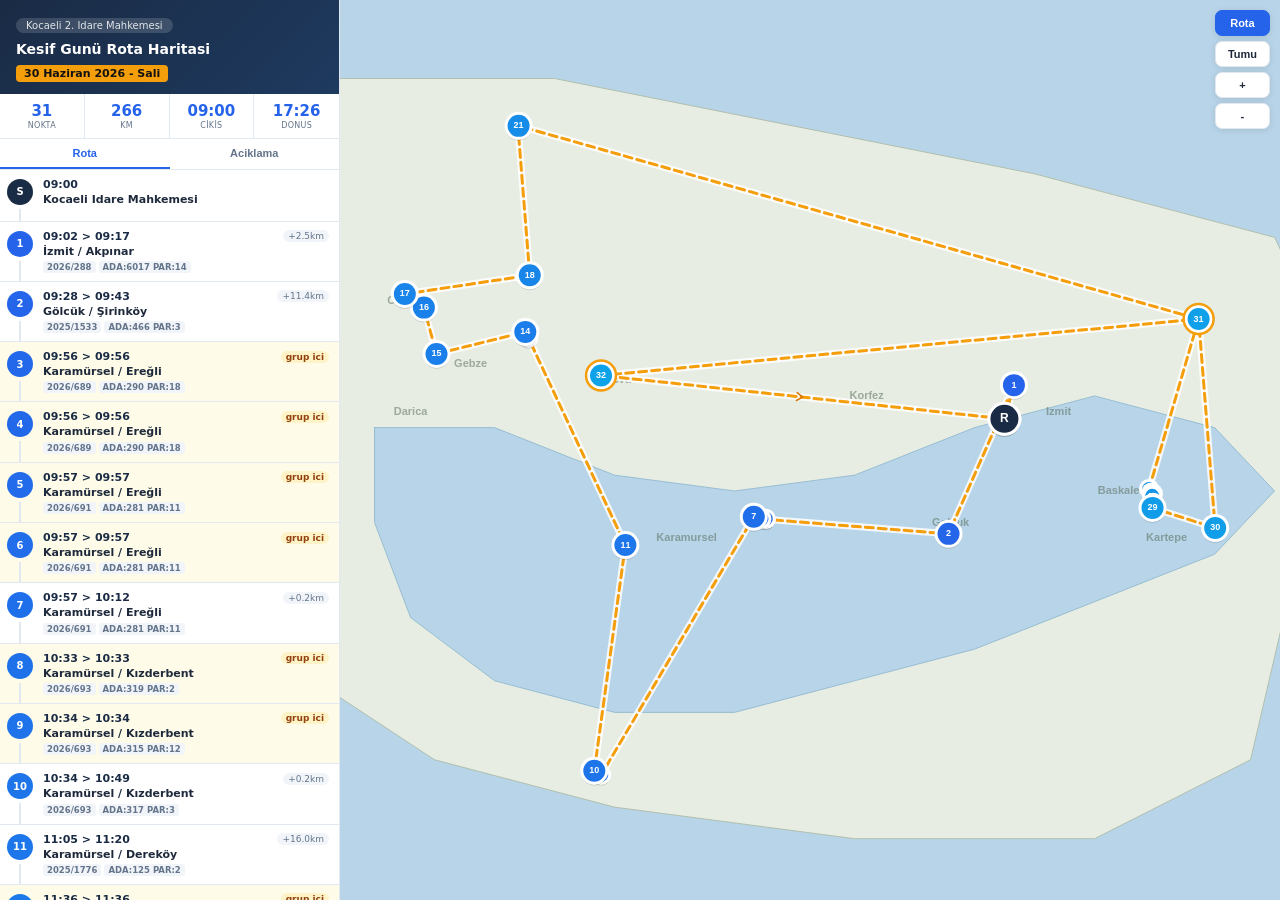
<file: index.html>
<!DOCTYPE html>
<html lang="tr">
<head>
<meta charset="UTF-8">
<meta name="viewport" content="width=device-width,initial-scale=1.0">
<title>Kocaeli Kesif Rota Haritasi</title>
<link rel="stylesheet" href="app.css">
</head>
<body>
<div id="app">
<div id="sb">
  <div id="hdr">
    <div class="badge">Kocaeli 2. Idare Mahkemesi</div>
    <h1>Kesif Gunü Rota Haritasi</h1>
    <div class="dtag">30 Haziran 2026 - Sali</div>
  </div>
  <div id="stats">
    <div class="stat"><div class="sv">31</div><div class="sl">Nokta</div></div>
    <div class="stat"><div class="sv">266</div><div class="sl">km</div></div>
    <div class="stat"><div class="sv">09:00</div><div class="sl">Cikis</div></div>
    <div class="stat"><div class="sv">17:26</div><div class="sl">Donus</div></div>
  </div>
  <div id="tabs">
    <button class="tab on" onclick="swTab('list',this)">Rota</button>
    <button class="tab" onclick="swTab('leg',this)">Aciklama</button>
  </div>
  <div id="list"></div>
  <div id="leg">
    <div class="lt">Semboller</div>
    <div class="lr"><div class="ld" style="background:#1a2b45"></div><span style="font-size:11px">Baslangic / Donus (S/R)</span></div>
    <div class="lr"><div class="ld" style="background:#2563eb"></div><span style="font-size:11px">1-10. durak (buyuk = 15dk)</span></div>
    <div class="lr"><div class="ld" style="background:#0ea5e9"></div><span style="font-size:11px">11-32. durak</span></div>
    <div class="lr"><div style="width:28px;height:3px;background:#f59e0b;flex-shrink:0;border-radius:2px"></div><span style="font-size:11px">Rota</span></div>
    <div class="lr"><div style="width:28px;height:12px;background:#fef3c7;border:1px solid #fde68a;border-radius:3px;flex-shrink:0"></div><span style="font-size:11px">Sari: grup ici</span></div>
    <div class="lr"><div style="width:28px;height:12px;background:#fff7ed;border:1px solid #f59e0b;border-radius:3px;flex-shrink:0"></div><span style="font-size:11px">Turuncu: kisitli</span></div>
    <div class="lsep"></div>
    <div class="ln">Haritaya tiklayin veya listeden secin. Google Maps butonu ile gercek navigasyona gecin.</div>
  </div>
</div>
<div style="position:relative;flex:1;overflow:hidden;background:#b8d4e8">
  <button id="mobtog" onclick="document.getElementById('sb').classList.toggle('open')">Menu</button>
  <canvas id="cv" style="display:block;width:100%;height:100%;cursor:grab"></canvas>
  <div id="pop" style="position:absolute;background:#fff;border-radius:10px;box-shadow:0 6px 24px rgba(0,0,0,.2);width:275px;z-index:50;display:none">
    <button onclick="hidePop()" style="position:absolute;top:7px;right:9px;background:none;border:none;font-size:16px;cursor:pointer;color:#94a3b8">x</button>
    <div id="pop-inner"></div>
  </div>
  <div id="mc">
    <button class="mb on" id="br" onclick="togRota()">Rota</button>
    <button class="mb" onclick="fitAll()">Tumu</button>
    <button class="mb" onclick="doZoom(1.3)">+</button>
    <button class="mb" onclick="doZoom(0.75)">-</button>
  </div>
</div>
</div>
<script src="data.js"></script>
<script>
// ── Harita koordinat aralığı ──────────────────────────────────
var KORFEZ = [[29.35, 40.76], [29.45, 40.76], [29.55, 40.73], [29.65, 40.72], [29.75, 40.73], [29.85, 40.76], [29.95, 40.78], [30.05, 40.76], [30.1, 40.72], [30.05, 40.68], [29.95, 40.65], [29.85, 40.62], [29.75, 40.6], [29.65, 40.58], [29.55, 40.58], [29.45, 40.6], [29.38, 40.64], [29.35, 40.7], [29.35, 40.76]];
var SINIR  = [[29.3, 40.98], [29.5, 40.98], [29.7, 40.95], [29.9, 40.92], [30.1, 40.88], [30.15, 40.8], [30.12, 40.68], [30.08, 40.55], [29.95, 40.5], [29.75, 40.5], [29.55, 40.52], [29.4, 40.55], [29.3, 40.6], [29.28, 40.72], [29.3, 40.85], [29.3, 40.98]];
var ILCELER= [{"name": "Izmit", "lon": 29.92, "lat": 40.77}, {"name": "Gebze", "lon": 29.43, "lat": 40.8}, {"name": "Golcuk", "lon": 29.83, "lat": 40.7}, {"name": "Kartepe", "lon": 30.01, "lat": 40.69}, {"name": "Baskale", "lon": 29.97, "lat": 40.72}, {"name": "Cayirova", "lon": 29.38, "lat": 40.84}, {"name": "Darica", "lon": 29.38, "lat": 40.77}, {"name": "Karamursel", "lon": 29.61, "lat": 40.69}, {"name": "Dilova", "lon": 29.55, "lat": 40.79}, {"name": "Korfez", "lon": 29.76, "lat": 40.78}];
var CONSTRAINED = {31:true, 32:true};

// ── Mercator projeksiyon ──────────────────────────────────────
function mX(lon){ return (lon + 180) / 360; }
function mY(lat){
  var s = Math.sin(lat * Math.PI / 180);
  return (1 - Math.log((1+s)/(1-s)) / (2*Math.PI)) / 2;
}

var cv  = document.getElementById("cv");
var ctx = cv.getContext("2d");
var wrap = cv.parentElement;
var V = {cx:0, cy:0, sc:1};

function resize(){
  cv.width  = wrap.clientWidth;
  cv.height = wrap.clientHeight;
  draw();
}
window.addEventListener("resize", resize);

// Başlangıç view
var allX = PTS.map(function(p){return mX(p.lon);});
var allY = PTS.map(function(p){return mY(p.lat);});
var minX = Math.min.apply(null,allX), maxX = Math.max.apply(null,allX);
var minY = Math.min.apply(null,allY), maxY = Math.max.apply(null,allY);

function fitAll(){
  var W=cv.width, H=cv.height, pad=0.08;
  var rx=(maxX-minX)*(1+pad*2), ry=(maxY-minY)*(1+pad*2);
  V.sc = Math.min(W/rx, H/ry);
  V.cx = (minX+maxX)/2;
  V.cy = (minY+maxY)/2;
  hidePop(); draw();
}

function toXY(lon, lat){
  var W=cv.width, H=cv.height;
  return [W/2 + (mX(lon)-V.cx)*V.sc, H/2 + (mY(lat)-V.cy)*V.sc];
}

// ── Vektör harita çizimi ──────────────────────────────────────
function drawBasemap(){
  var W=cv.width, H=cv.height;

  // Deniz/körfez arkaplanı
  ctx.fillStyle = "#b8d4e8";
  ctx.fillRect(0,0,W,H);

  // Kara alanı (sınır poligonu)
  ctx.beginPath();
  SINIR.forEach(function(c,i){
    var xy=toXY(c[0],c[1]);
    i===0 ? ctx.moveTo(xy[0],xy[1]) : ctx.lineTo(xy[0],xy[1]);
  });
  ctx.closePath();
  ctx.fillStyle = "#e8ede4";
  ctx.fill();
  ctx.strokeStyle = "#b0bfae";
  ctx.lineWidth = 1;
  ctx.stroke();

  // İzmit Körfezi (su)
  ctx.beginPath();
  KORFEZ.forEach(function(c,i){
    var xy=toXY(c[0],c[1]);
    i===0 ? ctx.moveTo(xy[0],xy[1]) : ctx.lineTo(xy[0],xy[1]);
  });
  ctx.closePath();
  ctx.fillStyle = "#b8d4e8";
  ctx.fill();
  ctx.strokeStyle = "#8ab5cc";
  ctx.lineWidth = 0.8;
  ctx.stroke();

  // İlçe etiketleri (hafif)
  ctx.fillStyle = "rgba(80,100,80,0.5)";
  ctx.font = "bold 11px sans-serif";
  ctx.textAlign = "center";
  ctx.textBaseline = "middle";
  ILCELER.forEach(function(il){
    var xy = toXY(il.lon, il.lat);
    if(xy[0]>0 && xy[0]<W && xy[1]>0 && xy[1]<H){
      ctx.fillText(il.name, xy[0], xy[1]);
    }
  });
}

// ── Tam çizim ─────────────────────────────────────────────────
var showRota = true;

function draw(){
  ctx.clearRect(0,0,cv.width,cv.height);
  drawBasemap();

  if(showRota){
    // Rota beyaz halo
    ctx.beginPath();
    PTS.forEach(function(p,i){
      var xy=toXY(p.lon,p.lat);
      i===0 ? ctx.moveTo(xy[0],xy[1]) : ctx.lineTo(xy[0],xy[1]);
    });
    ctx.strokeStyle="rgba(255,255,255,0.85)"; ctx.lineWidth=7;
    ctx.lineJoin="round"; ctx.lineCap="round"; ctx.setLineDash([]); ctx.stroke();

    // Rota çizgisi
    ctx.beginPath();
    PTS.forEach(function(p,i){
      var xy=toXY(p.lon,p.lat);
      i===0 ? ctx.moveTo(xy[0],xy[1]) : ctx.lineTo(xy[0],xy[1]);
    });
    ctx.strokeStyle="#f59e0b"; ctx.lineWidth=3;
    ctx.setLineDash([8,5]); ctx.stroke();
    ctx.setLineDash([]);

    // Ok yönleri
    for(var i=0; i<PTS.length-1; i+=4){
      var xy0=toXY(PTS[i].lon,PTS[i].lat);
      var xy1=toXY(PTS[i+1].lon,PTS[i+1].lat);
      var dx=xy1[0]-xy0[0], dy=xy1[1]-xy0[1];
      var d=Math.sqrt(dx*dx+dy*dy);
      if(d<5) continue;
      var mx=(xy0[0]+xy1[0])/2, my=(xy0[1]+xy1[1])/2;
      var angle=Math.atan2(dy,dx);
      ctx.save();
      ctx.translate(mx,my);
      ctx.rotate(angle);
      ctx.beginPath();
      ctx.moveTo(-6,-4); ctx.lineTo(0,0); ctx.lineTo(-6,4);
      ctx.strokeStyle="#d97706"; ctx.lineWidth=1.5;
      ctx.lineJoin="round"; ctx.stroke();
      ctx.restore();
    }
  }

  // Noktalar
  PTS.forEach(function(p){
    var xy=toXY(p.lon,p.lat);
    var special=p.is_start||p.is_return;
    var isCon=CONSTRAINED[p.step]||false;
    var r=special?14:(p.stay_min===15?11:7);
    // Gölge
    ctx.beginPath(); ctx.arc(xy[0],xy[1]+2,r+2,0,Math.PI*2);
    ctx.fillStyle="rgba(0,0,0,0.12)"; ctx.fill();
    // Halo
    ctx.beginPath(); ctx.arc(xy[0],xy[1],r+3,0,Math.PI*2);
    ctx.fillStyle="#fff"; ctx.fill();
    // Renk
    ctx.beginPath(); ctx.arc(xy[0],xy[1],r,0,Math.PI*2);
    ctx.fillStyle=p.color; ctx.fill();
    // Kısıtlı halka
    if(isCon){
      ctx.beginPath(); ctx.arc(xy[0],xy[1],r+4,0,Math.PI*2);
      ctx.strokeStyle="#f59e0b"; ctx.lineWidth=2.5; ctx.stroke();
    }
    // Etiket
    var lbl=p.is_start?"S":(p.is_return?"R":String(p.step));
    ctx.fillStyle="#fff";
    ctx.font="bold "+(special?12:r>=10?9:7)+"px sans-serif";
    ctx.textAlign="center"; ctx.textBaseline="middle";
    ctx.fillText(lbl,xy[0],xy[1]);
  });
}

// ── Pan/Zoom ──────────────────────────────────────────────────
var drag=false, ds={x:0,y:0}, vs={cx:0,cy:0};

cv.addEventListener("mousedown",function(e){
  drag=true; ds={x:e.clientX,y:e.clientY}; vs={cx:V.cx,cy:V.cy};
  cv.style.cursor="grabbing";
});
window.addEventListener("mousemove",function(e){
  if(!drag) return;
  V.cx=vs.cx-(e.clientX-ds.x)/V.sc;
  V.cy=vs.cy-(e.clientY-ds.y)/V.sc;
  draw();
});
window.addEventListener("mouseup",function(){ drag=false; cv.style.cursor="grab"; });

cv.addEventListener("wheel",function(e){
  e.preventDefault();
  var f=e.deltaY<0?1.15:0.87;
  var rect=cv.getBoundingClientRect();
  var mx=e.clientX-rect.left, my=e.clientY-rect.top;
  var cx0=V.cx+(mx-cv.width/2)/V.sc;
  var cy0=V.cy+(my-cv.height/2)/V.sc;
  V.sc*=f;
  V.cx=cx0-(mx-cv.width/2)/V.sc;
  V.cy=cy0-(my-cv.height/2)/V.sc;
  draw();
},{passive:false});

// Touch
var tc={};
cv.addEventListener("touchstart",function(e){
  e.preventDefault();
  if(e.touches.length===1){ drag=true; ds={x:e.touches[0].clientX,y:e.touches[0].clientY}; vs={cx:V.cx,cy:V.cy}; }
  if(e.touches.length===2){ drag=false; tc.d=Math.hypot(e.touches[0].clientX-e.touches[1].clientX,e.touches[0].clientY-e.touches[1].clientY); tc.s=V.sc; }
},{passive:false});
cv.addEventListener("touchmove",function(e){
  e.preventDefault();
  if(e.touches.length===1&&drag){ V.cx=vs.cx-(e.touches[0].clientX-ds.x)/V.sc; V.cy=vs.cy-(e.touches[0].clientY-ds.y)/V.sc; draw(); }
  if(e.touches.length===2){ var d=Math.hypot(e.touches[0].clientX-e.touches[1].clientX,e.touches[0].clientY-e.touches[1].clientY); V.sc=tc.s*(d/tc.d); draw(); }
},{passive:false});
cv.addEventListener("touchend",function(){ drag=false; });

function doZoom(f){ V.sc*=f; draw(); }

// ── Tıklama → Popup ───────────────────────────────────────────
cv.addEventListener("click",function(e){
  if(Math.abs(e.clientX-ds.x)>5||Math.abs(e.clientY-ds.y)>5) return;
  var rect=cv.getBoundingClientRect();
  var mx=e.clientX-rect.left, my=e.clientY-rect.top;
  var best=null, bestD=999;
  PTS.forEach(function(p,i){
    var xy=toXY(p.lon,p.lat);
    var d=Math.hypot(mx-xy[0],my-xy[1]);
    var hit=p.is_start||p.is_return?18:p.stay_min===15?15:11;
    if(d<hit&&d<bestD){ bestD=d; best=i; }
  });
  if(best!==null) showPop(best,e.clientX-rect.left,e.clientY-rect.top);
  else hidePop();
});

// ── Popup ─────────────────────────────────────────────────────
var activeItem=null;

function showPop(i,px,py){
  var p=PTS[i];
  var isCon=CONSTRAINED[p.step]||false;
  var loc=p.is_start||p.is_return?"Kocaeli Idare Mahkemesi":[p.ilce,p.mahalle].filter(Boolean).join(" / ");
  var badge=p.is_start?"S":(p.is_return?"R":p.step);
  var sub=p.is_start?"BASLANGIC":(p.is_return?"DONUS":p.step+". Durak"+(p.stay_min===0?" (Grup ici)":"")+(isCon?" [Kisitli]":""));
  var rows="";
  if(!p.is_start&&!p.is_return){
    if(p.esas_no) rows+=pr("Esas No",p.esas_no);
    if(p.ilce)    rows+=pr("Ilce",p.ilce);
    if(p.mahalle) rows+=pr("Mahalle",p.mahalle);
    if(p.ada&&p.ada!=""&&p.ada!="nan") rows+=pr("Ada/Pars.",p.ada+(p.parsel&&p.parsel!="-"?" / "+p.parsel:""));
    rows+=pr("Varis",p.varis);
    if(p.cikis) rows+=pr("Cikis",p.cikis);
    rows+=pr("Bekleme",p.stay_min===0?"Grup ici":p.stay_min+" dk");
    if(p.yol_km) rows+=pr("Mesafe",p.yol_km+" km");
  } else {
    rows+=pr("Adres","Dogan Baris Cd. No:2");
    rows+=pr(p.is_start?"Cikis":"Varis",p.is_start?"09:00":"17:26");
  }
  var btn=(p.gmaps&&p.gmaps.length>10)
    ? '<a class="gb" href="'+p.gmaps+'" target="_blank">Google Maps</a>'
    : '<a class="gb off">Harita linki yok</a>';

  document.getElementById("pop-inner").innerHTML=
    '<div class="ph" style="background:'+p.color+'18;border-bottom:2px solid '+p.color+'44">'+
    '<div class="pbadge" style="background:'+p.color+'">'+badge+'</div>'+
    '<div><div class="ptitle">'+xe(loc)+'</div><div class="psub">'+sub+'</div></div></div>'+
    '<div class="pb">'+rows+'</div><div class="pf">'+btn+'</div>';

  var pop=document.getElementById("pop");
  pop.style.display="block";
  var W=cv.width, pw=275, ph=pop.offsetHeight||200;
  var left=px+14; if(left+pw>W-8) left=px-pw-14;
  var top=py-ph/2; if(top<8) top=8; if(top+ph>cv.height-8) top=cv.height-ph-8;
  pop.style.left=left+"px"; pop.style.top=top+"px";

  if(activeItem) activeItem.classList.remove("on");
  var li=document.getElementById("ri"+i);
  if(li){ li.classList.add("on"); li.scrollIntoView({block:"nearest",behavior:"smooth"}); activeItem=li; }
}

function hidePop(){ document.getElementById("pop").style.display="none"; }
function pr(k,v){ return'<div class="pr"><span class="pk">'+k+'</span><span class="pv">'+xe(String(v))+'</span></div>'; }
function xe(s){ return String(s).replace(/&/g,"&amp;").replace(/</g,"&lt;").replace(/>/g,"&gt;"); }

// ── Sidebar listesi ───────────────────────────────────────────
var listEl=document.getElementById("list");
PTS.forEach(function(p,i){
  var isCon=CONSTRAINED[p.step]||false;
  var loc=p.is_start?"Kocaeli Idare Mahkemesi":(p.is_return?"Kocaeli Idare Mahkemesi (Donus)":[p.ilce,p.mahalle].filter(Boolean).join(" / "));
  var ap=(!p.is_start&&!p.is_return&&p.ada&&p.ada!=""&&p.ada!="nan")?"Ada:"+p.ada+(p.parsel&&p.parsel!="-"&&p.parsel!=""?" Par:"+p.parsel:""):"";
  var isGrp=(!p.is_start&&!p.is_return&&p.stay_min===0);
  var lbl=p.is_start?"S":(p.is_return?"R":p.step);
  var d=document.createElement("div");
  d.className="ri"+(isGrp?" grp":"")+(isCon?" con":""); d.id="ri"+i;
  var meta="";
  if(p.esas_no) meta+='<span class="chip">'+p.esas_no+'</span>';
  if(ap) meta+='<span class="chip">'+ap+'</span>';
  var b2=isCon?'<span class="conb">kisitli</span>':(isGrp?'<span class="grpb">grup ici</span>':(p.yol_km?'<span class="idk">+'+p.yol_km+'km</span>':""));
  d.innerHTML=
    '<div class="sc"><div class="sb2" style="background:'+p.color+'">'+lbl+'</div><div class="sl2"></div></div>'+
    '<div class="ib"><div class="it"><span class="itm">'+p.varis+(p.cikis?" > "+p.cikis:"")+'</span>'+b2+'</div>'+
    '<div class="il">'+xe(loc)+'</div><div class="im">'+meta+'</div></div>';
  d.addEventListener("click",function(){
    V.cx=mX(p.lon); V.cy=mY(p.lat);
    if(V.sc<600000) V.sc=600000;
    draw();
    setTimeout(function(){ showPop(i,cv.width/2,cv.height/2); },80);
  });
  listEl.appendChild(d);
});

// ── Toggle/Tab ────────────────────────────────────────────────
function togRota(){ showRota=!showRota; document.getElementById("br").classList.toggle("on",showRota); draw(); }
function swTab(t,el){
  document.querySelectorAll(".tab").forEach(function(x){x.classList.remove("on");});
  el.classList.add("on");
  document.getElementById("list").style.display=t==="list"?"block":"none";
  document.getElementById("leg").style.display=t==="leg"?"block":"none";
}

// ── Başlat ────────────────────────────────────────────────────
resize();
fitAll();
</script>
</body>
</html>
</file>
<file: app.css>
*{margin:0;padding:0;box-sizing:border-box}
html,body{height:100%;font-family:"Segoe UI",system-ui,sans-serif;overflow:hidden}
#app{display:flex;height:100vh}
#sb{width:340px;min-width:340px;display:flex;flex-direction:column;background:#fff;border-right:1px solid #e2e8f0;z-index:1000;overflow:hidden}
#map{flex:1}
#hdr{background:linear-gradient(135deg,#1a2b45,#1e3a5f);padding:14px 16px 12px;flex-shrink:0}
.badge{display:inline-block;background:rgba(255,255,255,.15);border-radius:20px;padding:2px 10px;margin-bottom:7px;font-size:10px;color:rgba(255,255,255,.85)}
#hdr h1{color:#fff;font-size:14px;font-weight:700;line-height:1.4}
.dtag{display:inline-block;margin-top:5px;background:#f59e0b;color:#111;font-size:11px;font-weight:600;padding:2px 8px;border-radius:4px}
#stats{display:grid;grid-template-columns:repeat(4,1fr);flex-shrink:0;border-bottom:1px solid #e2e8f0}
.stat{padding:8px 4px;text-align:center;border-right:1px solid #e2e8f0}
.stat:last-child{border-right:none}
.sv{font-size:15px;font-weight:700;color:#2563eb}
.sl{font-size:8px;color:#64748b;text-transform:uppercase;letter-spacing:.3px;margin-top:1px}
#tabs{display:flex;flex-shrink:0;border-bottom:1px solid #e2e8f0}
.tab{flex:1;padding:8px 4px;font-size:11px;font-weight:600;text-align:center;cursor:pointer;color:#64748b;background:none;border:none;border-bottom:2px solid transparent;transition:.15s}
.tab.on{color:#2563eb;border-bottom-color:#2563eb}
#list{flex:1;overflow-y:auto}
#list::-webkit-scrollbar{width:4px}
#list::-webkit-scrollbar-thumb{background:#cbd5e1;border-radius:2px}
.ri{display:flex;border-bottom:1px solid #e2e8f0;cursor:pointer;transition:background .1s}
.ri:hover{background:#f1f5f9}
.ri.on{background:#eff6ff}
.ri.grp{background:#fefce8}
.ri.con{background:#fff7ed}
.sc{width:40px;flex-shrink:0;display:flex;flex-direction:column;align-items:center;padding:9px 4px 0}
.sb2{width:26px;height:26px;border-radius:50%;display:flex;align-items:center;justify-content:center;font-size:10px;font-weight:700;color:#fff}
.sl2{width:2px;background:#e2e8f0;flex:1;margin-top:4px;min-height:12px}
.ri:last-child .sl2{display:none}
.ib{flex:1;padding:8px 10px 8px 3px}
.it{display:flex;align-items:center;justify-content:space-between;gap:4px}
.itm{font-size:11px;font-weight:700;color:#1a2b45}
.idk{font-size:9px;color:#64748b;background:#f1f5f9;padding:1px 5px;border-radius:8px}
.grpb{font-size:9px;color:#92400e;background:#fef3c7;padding:1px 5px;border-radius:8px;font-weight:600}
.conb{font-size:9px;color:#b45309;background:#fef3c7;border:1px solid #f59e0b;padding:1px 5px;border-radius:8px;font-weight:600}
.il{font-size:11px;font-weight:600;color:#1e293b;margin-top:2px;line-height:1.3}
.im{font-size:9px;color:#64748b;margin-top:2px;display:flex;flex-wrap:wrap;gap:3px}
.chip{background:#f1f5f9;border-radius:3px;padding:1px 4px;font-size:8.5px;font-weight:600;color:#64748b;text-transform:uppercase}
#leg{flex:1;overflow-y:auto;padding:14px;display:none}
.lt{font-size:11px;font-weight:700;color:#1a2b45;margin-bottom:8px;text-transform:uppercase}
.lr{display:flex;align-items:center;gap:8px;margin-bottom:7px}
.ld{width:15px;height:15px;border-radius:50%;flex-shrink:0;border:2px solid rgba(0,0,0,.12)}
.lsep{height:1px;background:#e2e8f0;margin:10px 0}
.ln{font-size:11px;color:#64748b;line-height:1.5}
.cm{border-radius:50%;border:3px solid #fff;display:flex;align-items:center;justify-content:center;font-weight:700;color:#fff;box-shadow:0 2px 8px rgba(0,0,0,.3);cursor:pointer}
.cm-con{border-color:#f59e0b !important;box-shadow:0 0 0 2px #f59e0b,0 2px 8px rgba(0,0,0,.3) !important}
.leaflet-popup-content-wrapper{padding:0;border-radius:10px;overflow:hidden;box-shadow:0 6px 24px rgba(0,0,0,.18)}
.leaflet-popup-content{margin:0;font-family:"Segoe UI",system-ui,sans-serif}
.ph{padding:9px 12px 7px;display:flex;align-items:center;gap:8px}
.pbadge{width:28px;height:28px;border-radius:50%;display:flex;align-items:center;justify-content:center;font-size:11px;font-weight:800;color:#fff;flex-shrink:0}
.ptitle{font-size:12px;font-weight:700;color:#1e293b}
.psub{font-size:10px;color:#64748b;margin-top:1px}
.pb{padding:0 12px 10px}
.pr{display:flex;gap:6px;padding:4px 0;border-top:1px solid #e2e8f0}
.pr:first-child{border-top:none}
.pk{font-size:9.5px;color:#64748b;text-transform:uppercase;width:70px;flex-shrink:0;padding-top:1px}
.pv{font-size:11px;font-weight:600;color:#1e293b}
.pf{padding:7px 12px;background:#f8fafc;border-top:1px solid #e2e8f0}
.gb{display:flex;align-items:center;justify-content:center;background:#2563eb;color:#fff;border:none;border-radius:6px;padding:7px 10px;font-size:11px;font-weight:600;cursor:pointer;text-decoration:none;width:100%}
.gb:hover{background:#1d4ed8}
.gb.off{background:#cbd5e1;cursor:default;pointer-events:none}
#mc{position:absolute;top:10px;right:10px;z-index:999;display:flex;flex-direction:column;gap:5px}
.mb{background:#fff;border:1px solid #e2e8f0;border-radius:7px;padding:6px 12px;font-size:11px;font-weight:600;color:#1e293b;cursor:pointer;box-shadow:0 1px 6px rgba(0,0,0,.1)}
.mb:hover{background:#f1f5f9}
.mb.on{background:#2563eb;color:#fff;border-color:#2563eb}
#mobtog{display:none;position:absolute;top:10px;left:10px;z-index:1001;background:#1a2b45;color:#fff;border:none;border-radius:7px;padding:7px 11px;font-size:12px;font-weight:600;cursor:pointer}
@media(max-width:660px){
  #sb{position:absolute;top:0;left:0;height:100%;transform:translateX(-100%);transition:transform .3s;z-index:1001;box-shadow:4px 0 20px rgba(0,0,0,.15)}
  #sb.open{transform:translateX(0)}
  #mobtog{display:flex}
}
</file>
